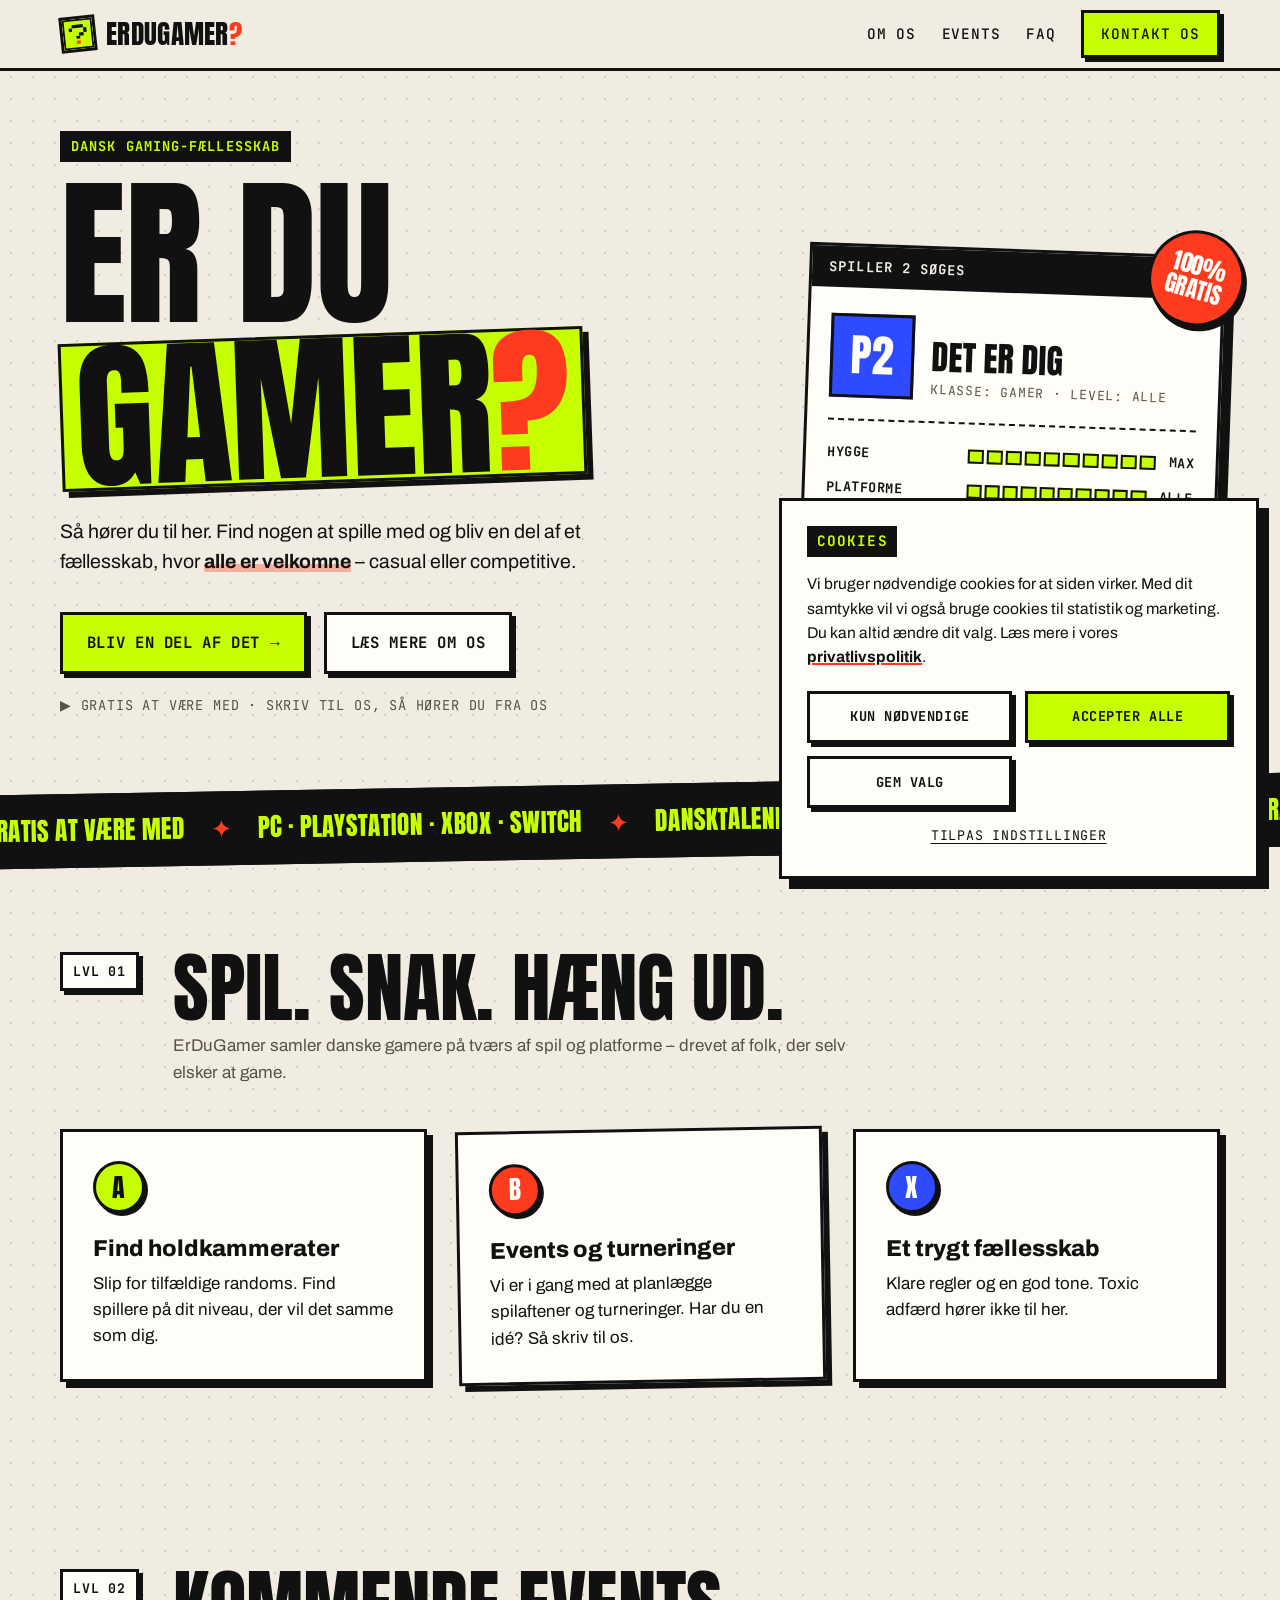
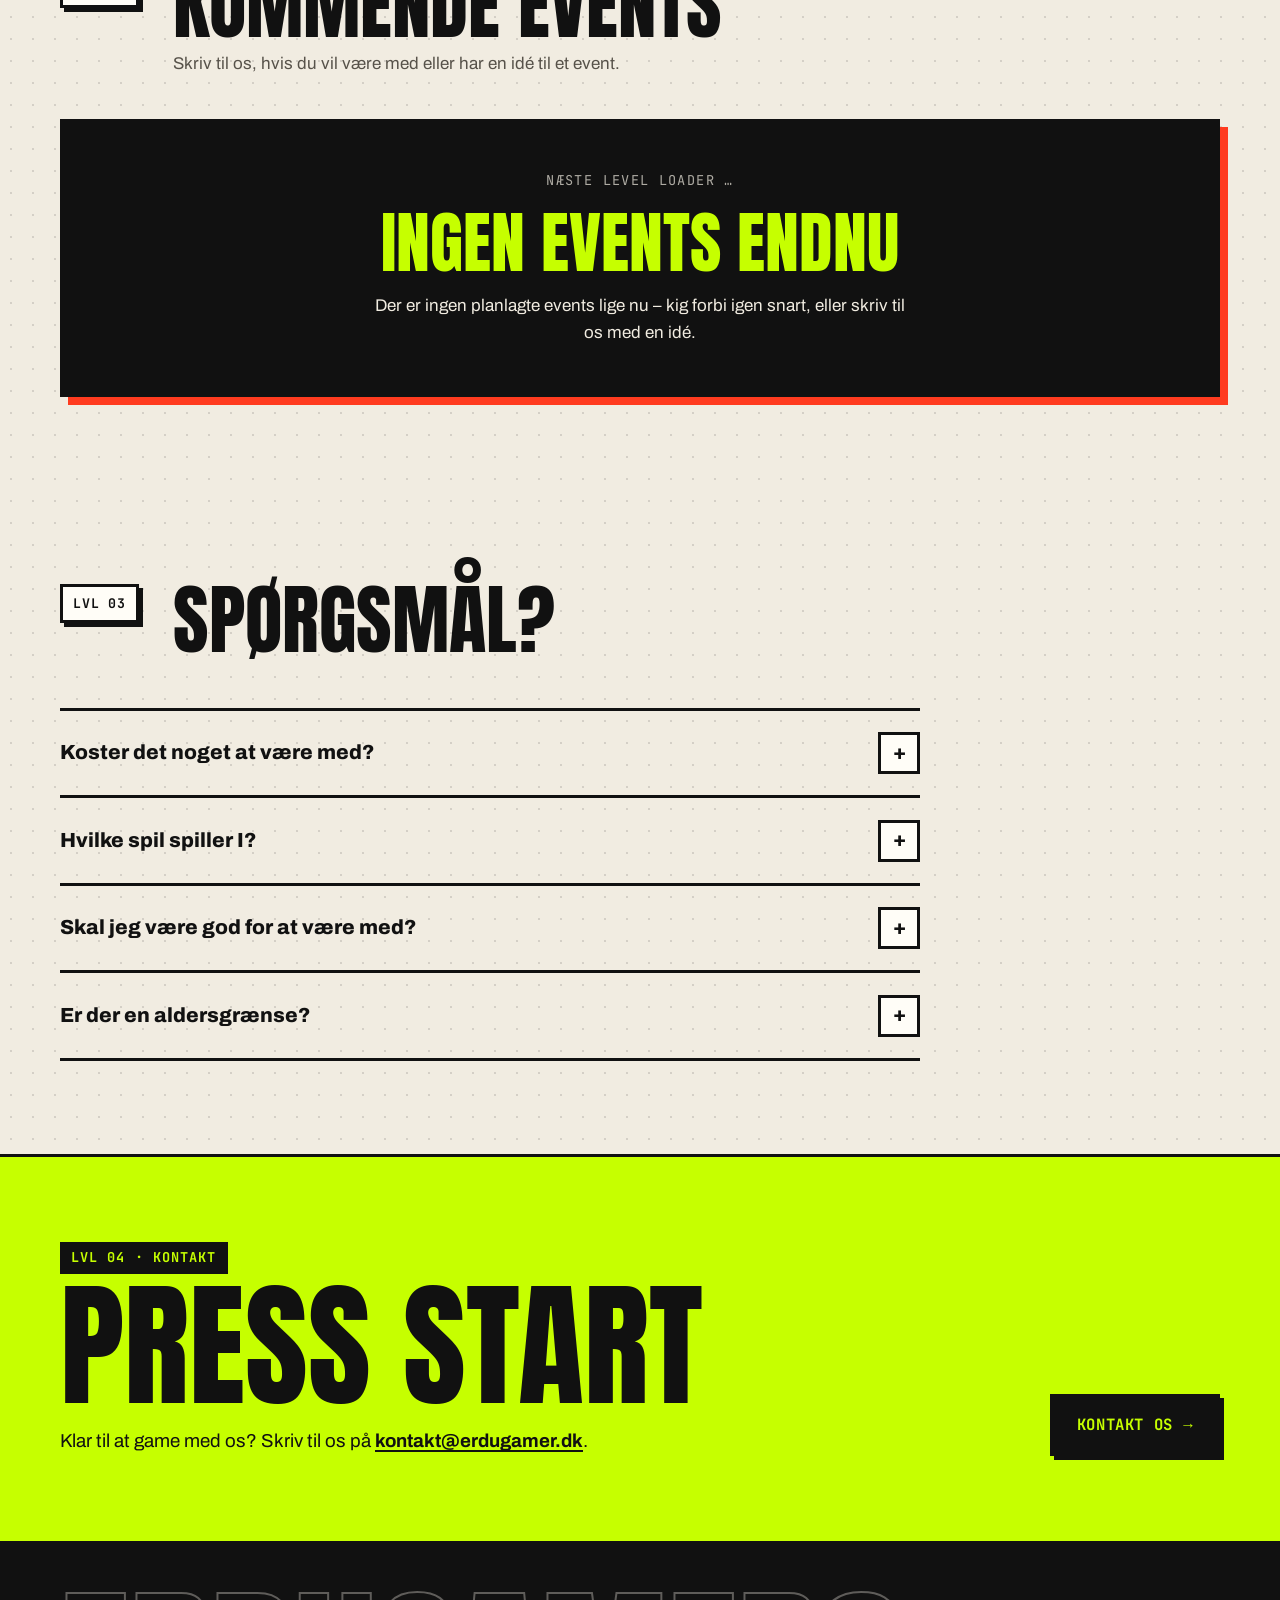
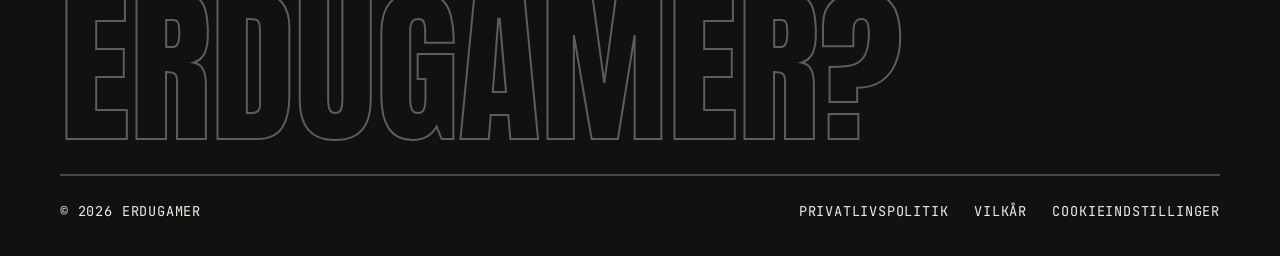
<file: index.html>
<!DOCTYPE html>
<html lang="da">
  <head>
    <meta charset="UTF-8" />
    <meta name="viewport" content="width=device-width, initial-scale=1.0, viewport-fit=cover" />
    <title>ErDuGamer – Dansk gaming-fællesskab | Find nogen at spille med</title>
    <meta name="description" content="ErDuGamer er et gratis dansk gaming-fællesskab. Find nogen at spille med og bliv en del af fællesskabet – uanset platform." />
    <link rel="canonical" href="https://erdugamer.dk/" />
    <meta name="robots" content="index, follow" />
    <meta name="theme-color" content="#f1ece1" />

    <meta property="og:type" content="website" />
    <meta property="og:locale" content="da_DK" />
    <meta property="og:site_name" content="ErDuGamer" />
    <meta property="og:title" content="ErDuGamer – Dansk gaming-fællesskab" />
    <meta property="og:description" content="Find nogen at spille med og bliv en del af et dansk gaming-fællesskab." />
    <meta property="og:url" content="https://erdugamer.dk/" />
    <meta name="twitter:card" content="summary" />

    <link rel="icon" href="/favicon.svg" type="image/svg+xml" />
    <link rel="preload" href="/fonts/anton-latin.woff2" as="font" type="font/woff2" crossorigin />
    <link rel="preload" href="/fonts/archivo-latin.woff2" as="font" type="font/woff2" crossorigin />
    <link rel="stylesheet" href="/styles.css" />

    <script type="application/ld+json">
      {
        "@context": "https://schema.org",
        "@type": "Organization",
        "name": "ErDuGamer",
        "url": "https://erdugamer.dk/",
        "logo": "https://erdugamer.dk/favicon.svg"
      }
    </script>
  </head>
  <body>
    <a class="skip-link" href="#indhold">Spring til indhold</a>

    <header class="topbar">
      <div class="container header-inner">
        <a class="brand" href="/" aria-label="ErDuGamer – forside">
          <img class="brand-mark" src="/favicon.svg" alt="" width="36" height="36" />
          <span>ErDuGamer<span class="q">?</span></span>
        </a>
        <button class="nav-toggle" type="button" aria-label="Åbn menu" aria-expanded="false" aria-controls="main-nav">
          <span></span><span></span><span></span>
        </button>
        <nav class="nav" id="main-nav" aria-label="Hovedmenu">
          <a href="#om">Om os</a>
          <a href="#events">Events</a>
          <a href="#faq">FAQ</a>
          <a class="button button-primary" href="mailto:kontakt@erdugamer.dk?subject=Jeg%20vil%20v%C3%A6re%20med%20i%20ErDuGamer">Kontakt os</a>
        </nav>
      </div>
    </header>

    <main id="indhold">
      <!-- Hero / CTA above the fold -->
      <section class="hero">
        <div class="container hero-inner">
          <div class="hero-copy">
            <span class="tag">Dansk gaming-fællesskab</span>
            <h1>
              <span class="line">Er du</span>
              <span class="line"><span class="mark">gamer<span class="q">?</span></span></span>
            </h1>
            <p class="hero-lead">
              Så hører du til her. Find nogen at spille med og bliv en del af et fællesskab,
              hvor <strong>alle er velkomne</strong> – casual eller competitive.
            </p>
            <div class="hero-actions" data-hero-cta>
              <a class="button button-primary" href="mailto:kontakt@erdugamer.dk?subject=Jeg%20vil%20v%C3%A6re%20med%20i%20ErDuGamer">
                Bliv en del af det <span class="arrow" aria-hidden="true">→</span>
              </a>
              <a class="button button-secondary" href="#om">Læs mere om os</a>
            </div>
            <p class="hero-note">▶ Gratis at være med · Skriv til os, så hører du fra os</p>
          </div>

          <aside class="player-card" aria-label="Hvorfor ErDuGamer">
            <span class="sticker" aria-hidden="true">100%<br />gratis</span>
            <div class="player-card-head">
              <span>Spiller 2 søges</span>
              <span class="blink" aria-hidden="true">▮</span>
            </div>
            <div class="player-card-body">
              <div class="player-id">
                <div class="player-avatar" aria-hidden="true">P2</div>
                <div>
                  <h2>Det er dig</h2>
                  <p>Klasse: Gamer · Level: Alle</p>
                </div>
              </div>
              <dl class="stats">
                <div class="stat">
                  <dt>Hygge</dt>
                  <dd><span class="bar" aria-hidden="true"><i class="on"></i><i class="on"></i><i class="on"></i><i class="on"></i><i class="on"></i><i class="on"></i><i class="on"></i><i class="on"></i><i class="on"></i><i class="on"></i></span>
                  <span>Max</span></dd>
                </div>
                <div class="stat">
                  <dt>Platforme</dt>
                  <dd><span class="bar" aria-hidden="true"><i class="on"></i><i class="on"></i><i class="on"></i><i class="on"></i><i class="on"></i><i class="on"></i><i class="on"></i><i class="on"></i><i class="on"></i><i class="on"></i></span>
                  <span>Alle</span></dd>
                </div>
                <div class="stat">
                  <dt>Pris</dt>
                  <dd><span class="bar" aria-hidden="true"><i></i><i></i><i></i><i></i><i></i><i></i><i></i><i></i><i></i><i></i></span>
                  <span>0 kr</span></dd>
                </div>
                <div class="stat">
                  <dt>Toxic</dt>
                  <dd><span class="bar" aria-hidden="true"><i></i><i></i><i></i><i></i><i></i><i></i><i></i><i></i><i></i><i></i></span>
                  <span>0%</span></dd>
                </div>
              </dl>
            </div>
          </aside>
        </div>
      </section>

      <div class="ticker">
        <div class="ticker-track">
          <ul>
            <li>Gratis at være med</li>
            <li>PC · PlayStation · Xbox · Switch</li>
            <li>Dansktalende</li>
            <li>Nul toxic</li>
            <li>Events på vej</li>
          </ul>
          <ul aria-hidden="true">
            <li>Gratis at være med</li>
            <li>PC · PlayStation · Xbox · Switch</li>
            <li>Dansktalende</li>
            <li>Nul toxic</li>
            <li>Events på vej</li>
          </ul>
        </div>
      </div>

      <section class="section" id="om" aria-labelledby="om-title">
        <div class="container">
          <div class="section-heading">
            <span class="level">Lvl 01</span>
            <h2 id="om-title">Spil. Snak. Hæng ud.</h2>
            <p>ErDuGamer samler danske gamere på tværs af spil og platforme – drevet af folk, der selv elsker at game.</p>
          </div>
          <div class="card-grid">
            <article class="card">
              <div class="pad pad-a" aria-hidden="true">A</div>
              <h3>Find holdkammerater</h3>
              <p>Slip for tilfældige randoms. Find spillere på dit niveau, der vil det samme som dig.</p>
            </article>
            <article class="card">
              <div class="pad pad-b" aria-hidden="true">B</div>
              <h3>Events og turneringer</h3>
              <p>Vi er i gang med at planlægge spilaftener og turneringer. Har du en idé? Så skriv til os.</p>
            </article>
            <article class="card">
              <div class="pad pad-x" aria-hidden="true">X</div>
              <h3>Et trygt fællesskab</h3>
              <p>Klare regler og en god tone. Toxic adfærd hører ikke til her.</p>
            </article>
          </div>
        </div>
      </section>

      <section class="section" id="events" aria-labelledby="events-title">
        <div class="container">
          <div class="section-heading">
            <span class="level">Lvl 02</span>
            <h2 id="events-title">Kommende events</h2>
            <p>Skriv til os, hvis du vil være med eller har en idé til et event.</p>
          </div>
          <!-- Udfyldes fra /events.json – viser skeleton-kort mens der hentes -->
          <div class="card-grid" data-events aria-live="polite" aria-busy="true">
            <noscript>
              <div class="state-message">
                <p class="state-title">Ingen signal</p>
                <p class="state-text">Slå JavaScript til for at se kommende events – eller skriv til os.</p>
              </div>
            </noscript>
          </div>
        </div>
      </section>

      <section class="section" id="faq" aria-labelledby="faq-title">
        <div class="container">
          <div class="section-heading">
            <span class="level">Lvl 03</span>
            <h2 id="faq-title">Spørgsmål?</h2>
          </div>
          <div class="faq-list">
            <details>
              <summary>Koster det noget at være med?</summary>
              <p>Nej. Det er helt gratis at være en del af ErDuGamer.</p>
            </details>
            <details>
              <summary>Hvilke spil spiller I?</summary>
              <p>Alt muligt – fra shooters og battle royale til hygge-spil og racing. Mangler dit spil? Så sig til.</p>
            </details>
            <details>
              <summary>Skal jeg være god for at være med?</summary>
              <p>Overhovedet ikke. Nye og erfarne spillere er lige velkomne.</p>
            </details>
            <details>
              <summary>Er der en aldersgrænse?</summary>
              <p>Alle er velkomne. Er du under 15 år, skal en forælder give lov, før du sender os dine oplysninger. Visse events kan have deres egne aldersgrænser, hvilket vil fremgå af eventet.</p>
            </details>
          </div>
        </div>
      </section>

      <section class="press-start" id="kontakt" aria-labelledby="kontakt-title">
        <div class="container press-start-inner">
          <div>
            <span class="tag">Lvl 04 · Kontakt</span>
            <h2 id="kontakt-title">Press start</h2>
            <p>Klar til at game med os? Skriv til os på <a href="mailto:kontakt@erdugamer.dk">kontakt@erdugamer.dk</a>.</p>
          </div>
          <a class="button button-dark" href="mailto:kontakt@erdugamer.dk?subject=Jeg%20vil%20v%C3%A6re%20med%20i%20ErDuGamer">
            Kontakt os <span class="arrow" aria-hidden="true">→</span>
          </a>
        </div>
      </section>
    </main>

    <footer class="footer">
      <div class="container">
        <p class="footer-word" aria-hidden="true">ErDuGamer?</p>
        <div class="footer-inner">
          <span>© <span data-year>2026</span> ErDuGamer</span>
          <div class="footer-links">
            <a href="/privatlivspolitik">Privatlivspolitik</a>
            <a href="/vilkaar">Vilkår</a>
            <button type="button" data-cookie-settings>Cookieindstillinger</button>
          </div>
        </div>
      </div>
    </footer>

    <div class="mobile-cta is-hidden">
      <a class="button button-primary button-block" href="mailto:kontakt@erdugamer.dk?subject=Jeg%20vil%20v%C3%A6re%20med%20i%20ErDuGamer">
        Vil du være med? Skriv til os
      </a>
    </div>

    <script src="/script.js" defer></script>
  </body>
</html>
</file>
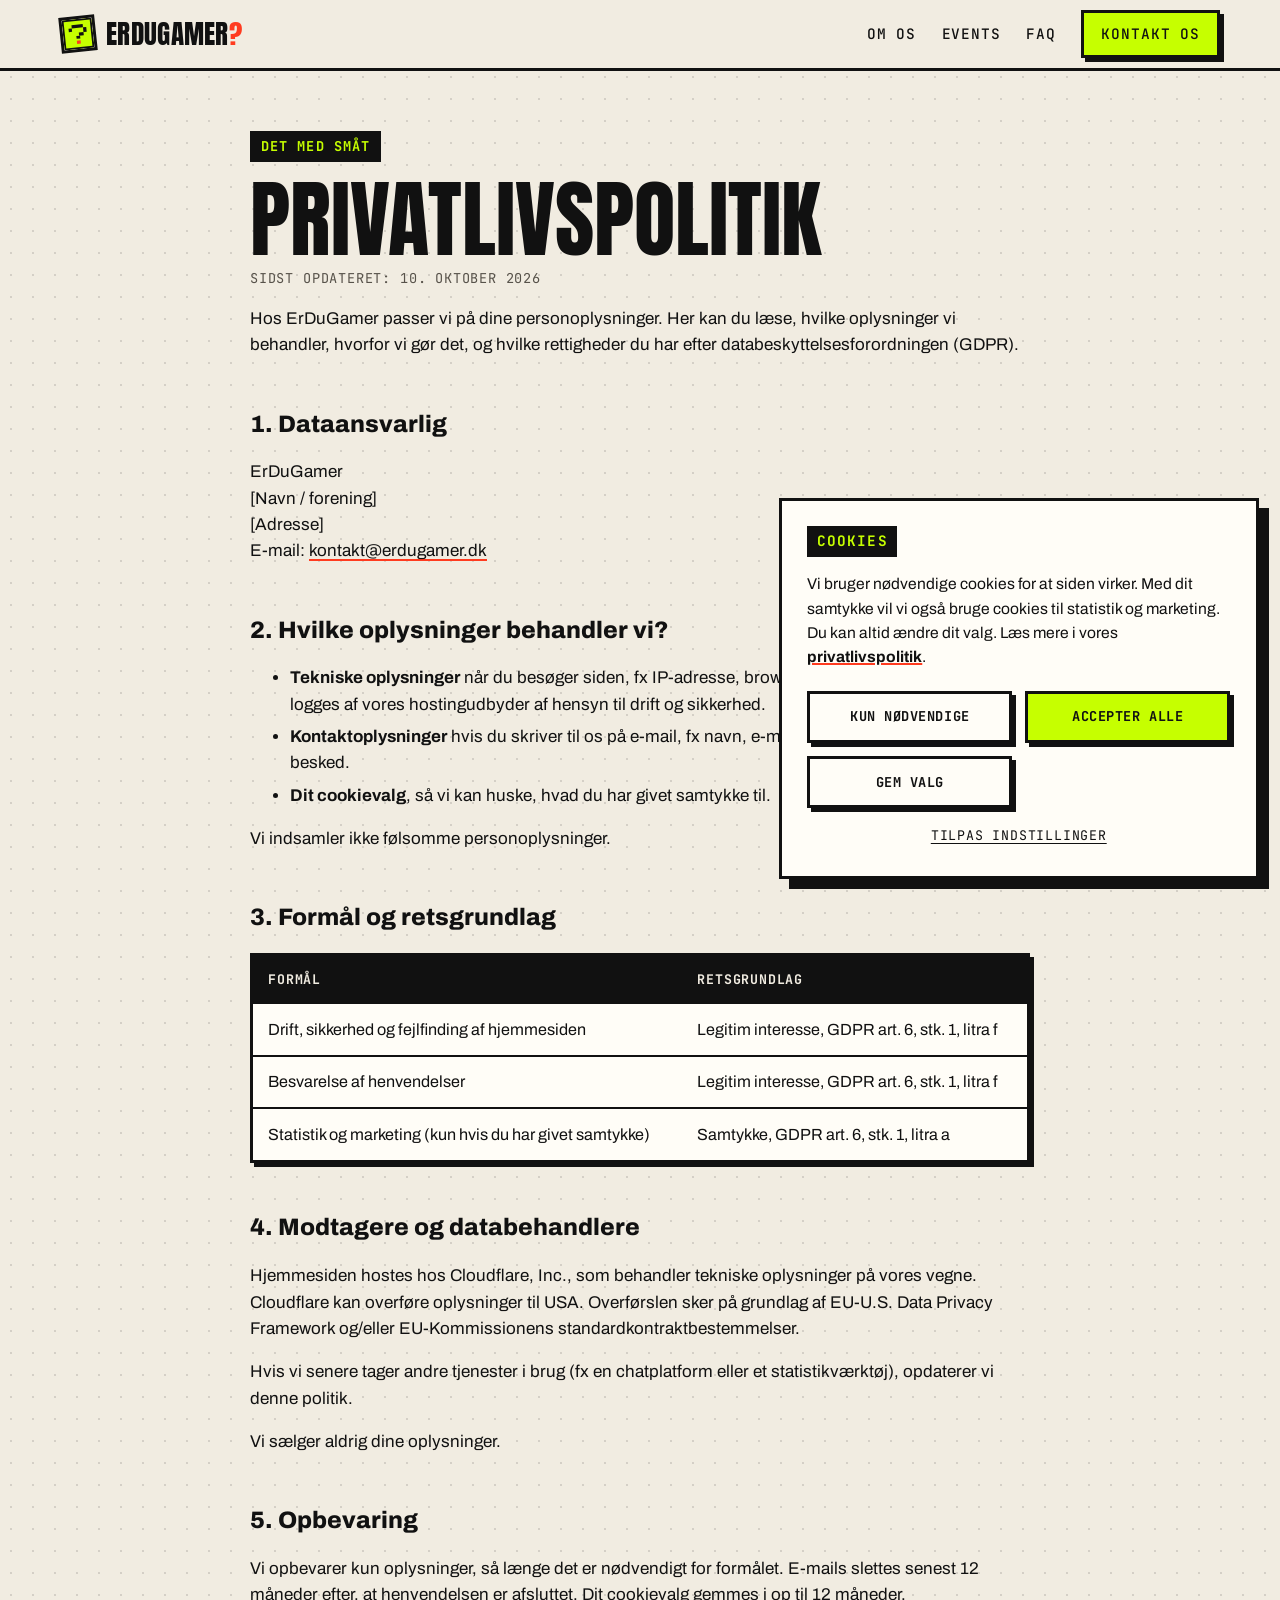
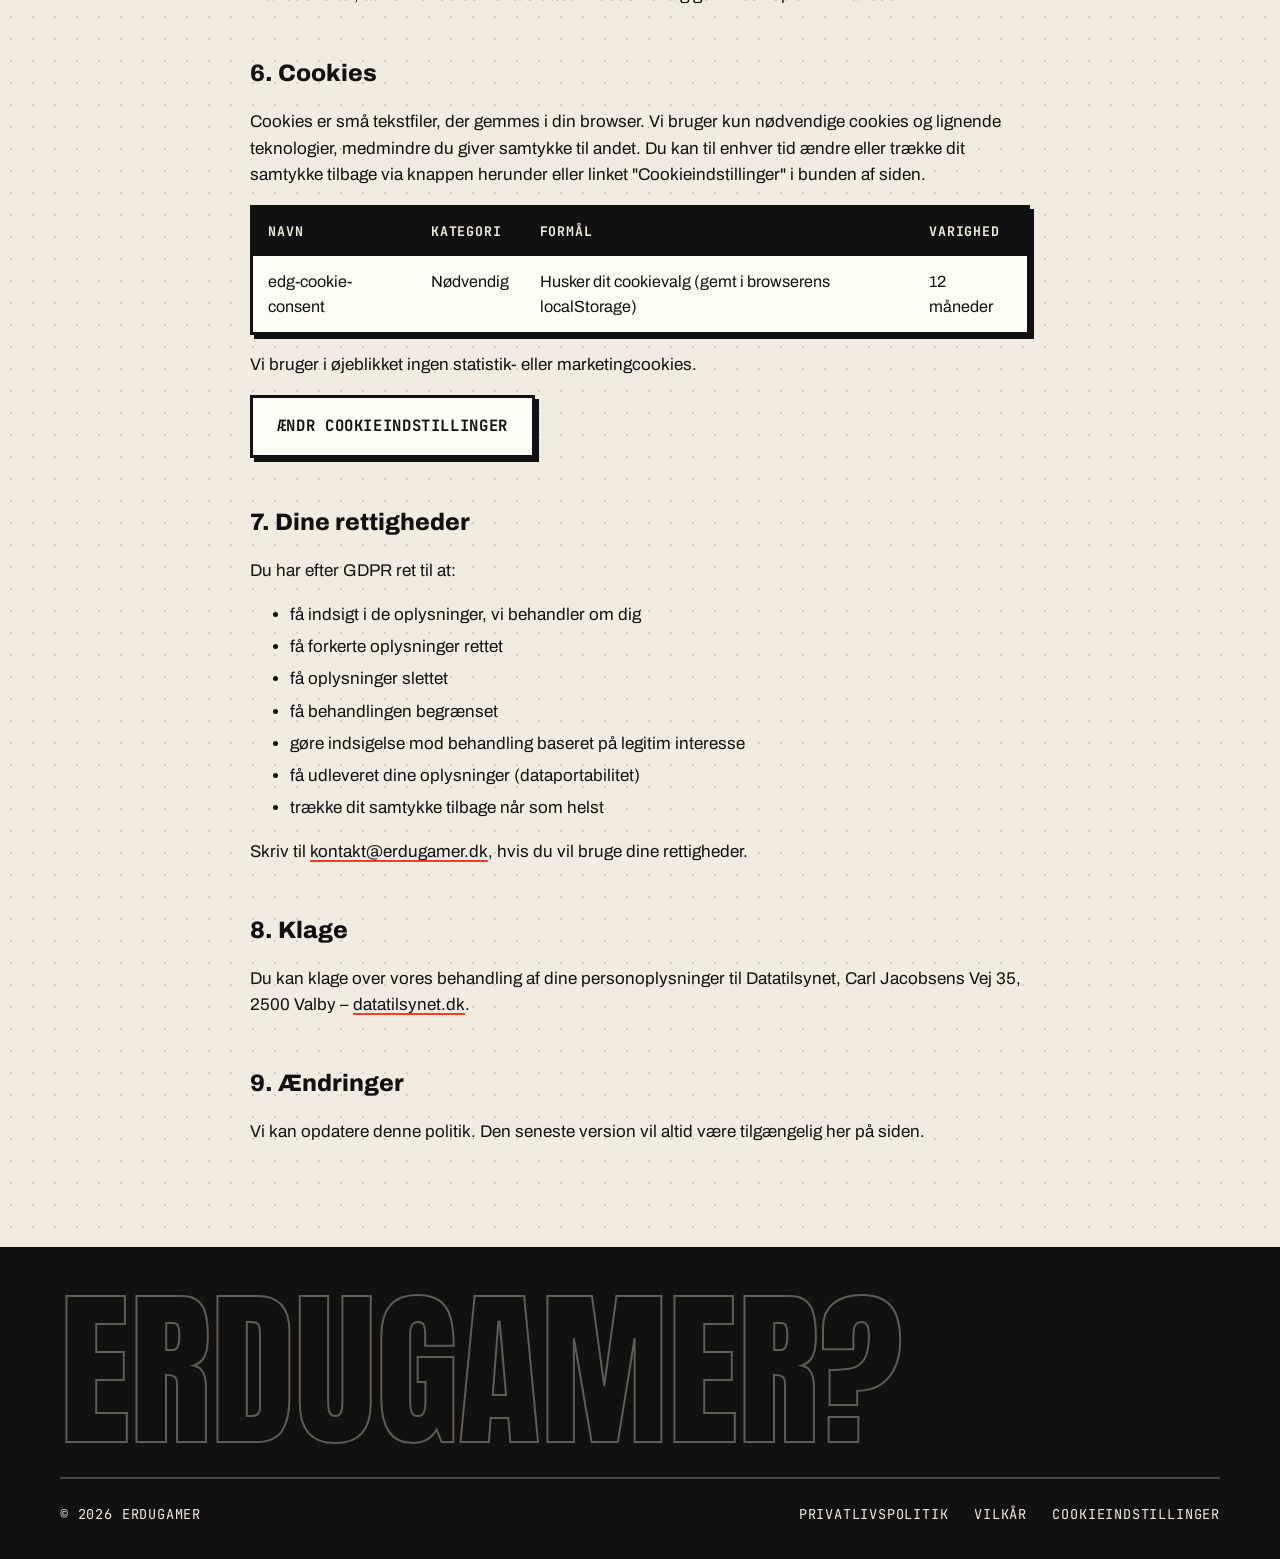
<file: privatlivspolitik.html>
<!DOCTYPE html>
<html lang="da">
  <head>
    <meta charset="UTF-8" />
    <meta name="viewport" content="width=device-width, initial-scale=1.0, viewport-fit=cover" />
    <title>Privatlivspolitik og cookies | ErDuGamer</title>
    <meta name="description" content="Læs hvordan ErDuGamer behandler dine personoplysninger og bruger cookies, og hvilke rettigheder du har efter GDPR." />
    <link rel="canonical" href="https://erdugamer.dk/privatlivspolitik" />
    <meta name="robots" content="index, follow" />
    <meta name="theme-color" content="#f1ece1" />
    <meta property="og:type" content="website" />
    <meta property="og:locale" content="da_DK" />
    <meta property="og:site_name" content="ErDuGamer" />
    <meta property="og:title" content="Privatlivspolitik og cookies | ErDuGamer" />
    <meta property="og:url" content="https://erdugamer.dk/privatlivspolitik" />
    <link rel="icon" href="/favicon.svg" type="image/svg+xml" />
    <link rel="preload" href="/fonts/anton-latin.woff2" as="font" type="font/woff2" crossorigin />
    <link rel="stylesheet" href="/styles.css" />
  </head>
  <body>
    <a class="skip-link" href="#indhold">Spring til indhold</a>

    <header class="topbar">
      <div class="container header-inner">
        <a class="brand" href="/" aria-label="ErDuGamer – forside">
          <img class="brand-mark" src="/favicon.svg" alt="" width="36" height="36" />
          <span>ErDuGamer<span class="q">?</span></span>
        </a>
        <button class="nav-toggle" type="button" aria-label="Åbn menu" aria-expanded="false" aria-controls="main-nav">
          <span></span><span></span><span></span>
        </button>
        <nav class="nav" id="main-nav" aria-label="Hovedmenu">
          <a href="/#om">Om os</a>
          <a href="/#events">Events</a>
          <a href="/#faq">FAQ</a>
          <a class="button button-primary" href="mailto:kontakt@erdugamer.dk?subject=Jeg%20vil%20v%C3%A6re%20med%20i%20ErDuGamer">Kontakt os</a>
        </nav>
      </div>
    </header>

    <main id="indhold">
      <article class="container prose">
        <span class="tag">Det med småt</span>
        <h1>Privatlivspolitik</h1>
        <p class="updated">Sidst opdateret: 10. oktober 2026</p>

        <p>
          Hos ErDuGamer passer vi på dine personoplysninger. Her kan du læse, hvilke oplysninger vi
          behandler, hvorfor vi gør det, og hvilke rettigheder du har efter databeskyttelsesforordningen (GDPR).
        </p>

        <h2>1. Dataansvarlig</h2>
        <!-- TODO: Udfyld med navn/forening, adresse og evt. CVR-nr. -->
        <p>
          ErDuGamer<br />
          [Navn / forening]<br />
          [Adresse]<br />
          E-mail: <a href="mailto:kontakt@erdugamer.dk">kontakt@erdugamer.dk</a>
        </p>

        <h2>2. Hvilke oplysninger behandler vi?</h2>
        <ul>
          <li><strong>Tekniske oplysninger</strong> når du besøger siden, fx IP-adresse, browsertype og tidspunkt. Disse logges af vores hostingudbyder af hensyn til drift og sikkerhed.</li>
          <li><strong>Kontaktoplysninger</strong> hvis du skriver til os på e-mail, fx navn, e-mailadresse og indholdet af din besked.</li>
          <li><strong>Dit cookievalg</strong>, så vi kan huske, hvad du har givet samtykke til.</li>
        </ul>
        <p>Vi indsamler ikke følsomme personoplysninger.</p>

        <h2>3. Formål og retsgrundlag</h2>
        <div class="table-wrap">
          <table>
            <thead>
              <tr><th>Formål</th><th>Retsgrundlag</th></tr>
            </thead>
            <tbody>
              <tr><td>Drift, sikkerhed og fejlfinding af hjemmesiden</td><td>Legitim interesse, GDPR art. 6, stk. 1, litra f</td></tr>
              <tr><td>Besvarelse af henvendelser</td><td>Legitim interesse, GDPR art. 6, stk. 1, litra f</td></tr>
              <tr><td>Statistik og marketing (kun hvis du har givet samtykke)</td><td>Samtykke, GDPR art. 6, stk. 1, litra a</td></tr>
            </tbody>
          </table>
        </div>

        <h2>4. Modtagere og databehandlere</h2>
        <p>
          Hjemmesiden hostes hos Cloudflare, Inc., som behandler tekniske oplysninger på vores vegne.
          Cloudflare kan overføre oplysninger til USA. Overførslen sker på grundlag af EU-U.S. Data Privacy
          Framework og/eller EU-Kommissionens standardkontraktbestemmelser.
        </p>
        <p>
          Hvis vi senere tager andre tjenester i brug (fx en chatplatform eller et statistikværktøj), opdaterer vi denne politik.
        </p>
        <p>Vi sælger aldrig dine oplysninger.</p>

        <h2>5. Opbevaring</h2>
        <p>
          Vi opbevarer kun oplysninger, så længe det er nødvendigt for formålet. E-mails slettes senest
          12 måneder efter, at henvendelsen er afsluttet. Dit cookievalg gemmes i op til 12 måneder.
        </p>

        <h2 id="cookies">6. Cookies</h2>
        <p>
          Cookies er små tekstfiler, der gemmes i din browser. Vi bruger kun nødvendige cookies og
          lignende teknologier, medmindre du giver samtykke til andet. Du kan til enhver tid ændre eller
          trække dit samtykke tilbage via knappen herunder eller linket "Cookieindstillinger" i bunden af siden.
        </p>
        <div class="table-wrap">
          <table>
            <thead>
              <tr><th>Navn</th><th>Kategori</th><th>Formål</th><th>Varighed</th></tr>
            </thead>
            <tbody>
              <tr>
                <td>edg-cookie-consent</td>
                <td>Nødvendig</td>
                <td>Husker dit cookievalg (gemt i browserens localStorage)</td>
                <td>12 måneder</td>
              </tr>
              <!-- TODO: Tilføj rækker her, hvis I tager statistik- eller marketingværktøjer i brug -->
            </tbody>
          </table>
        </div>
        <p>Vi bruger i øjeblikket ingen statistik- eller marketingcookies.</p>
        <p><button type="button" class="button button-secondary" data-cookie-settings>Ændr cookieindstillinger</button></p>

        <h2>7. Dine rettigheder</h2>
        <p>Du har efter GDPR ret til at:</p>
        <ul>
          <li>få indsigt i de oplysninger, vi behandler om dig</li>
          <li>få forkerte oplysninger rettet</li>
          <li>få oplysninger slettet</li>
          <li>få behandlingen begrænset</li>
          <li>gøre indsigelse mod behandling baseret på legitim interesse</li>
          <li>få udleveret dine oplysninger (dataportabilitet)</li>
          <li>trække dit samtykke tilbage når som helst</li>
        </ul>
        <p>Skriv til <a href="mailto:kontakt@erdugamer.dk">kontakt@erdugamer.dk</a>, hvis du vil bruge dine rettigheder.</p>

        <h2>8. Klage</h2>
        <p>
          Du kan klage over vores behandling af dine personoplysninger til Datatilsynet,
          Carl Jacobsens Vej 35, 2500 Valby – <a href="https://www.datatilsynet.dk" rel="noopener">datatilsynet.dk</a>.
        </p>

        <h2>9. Ændringer</h2>
        <p>Vi kan opdatere denne politik. Den seneste version vil altid være tilgængelig her på siden.</p>
      </article>
    </main>

    <footer class="footer">
      <div class="container">
        <p class="footer-word" aria-hidden="true">ErDuGamer?</p>
        <div class="footer-inner">
        <span>© <span data-year>2026</span> ErDuGamer</span>
        <div class="footer-links">
          <a href="/privatlivspolitik" aria-current="page">Privatlivspolitik</a>
          <a href="/vilkaar">Vilkår</a>
          <button type="button" data-cookie-settings>Cookieindstillinger</button>
        </div>
      </div>
      </div>
    </footer>

    <div class="mobile-cta is-hidden">
      <a class="button button-primary button-block" href="mailto:kontakt@erdugamer.dk?subject=Jeg%20vil%20v%C3%A6re%20med%20i%20ErDuGamer">
        Vil du være med? Skriv til os
      </a>
    </div>

    <script src="/script.js" defer></script>
  </body>
</html>
</file>
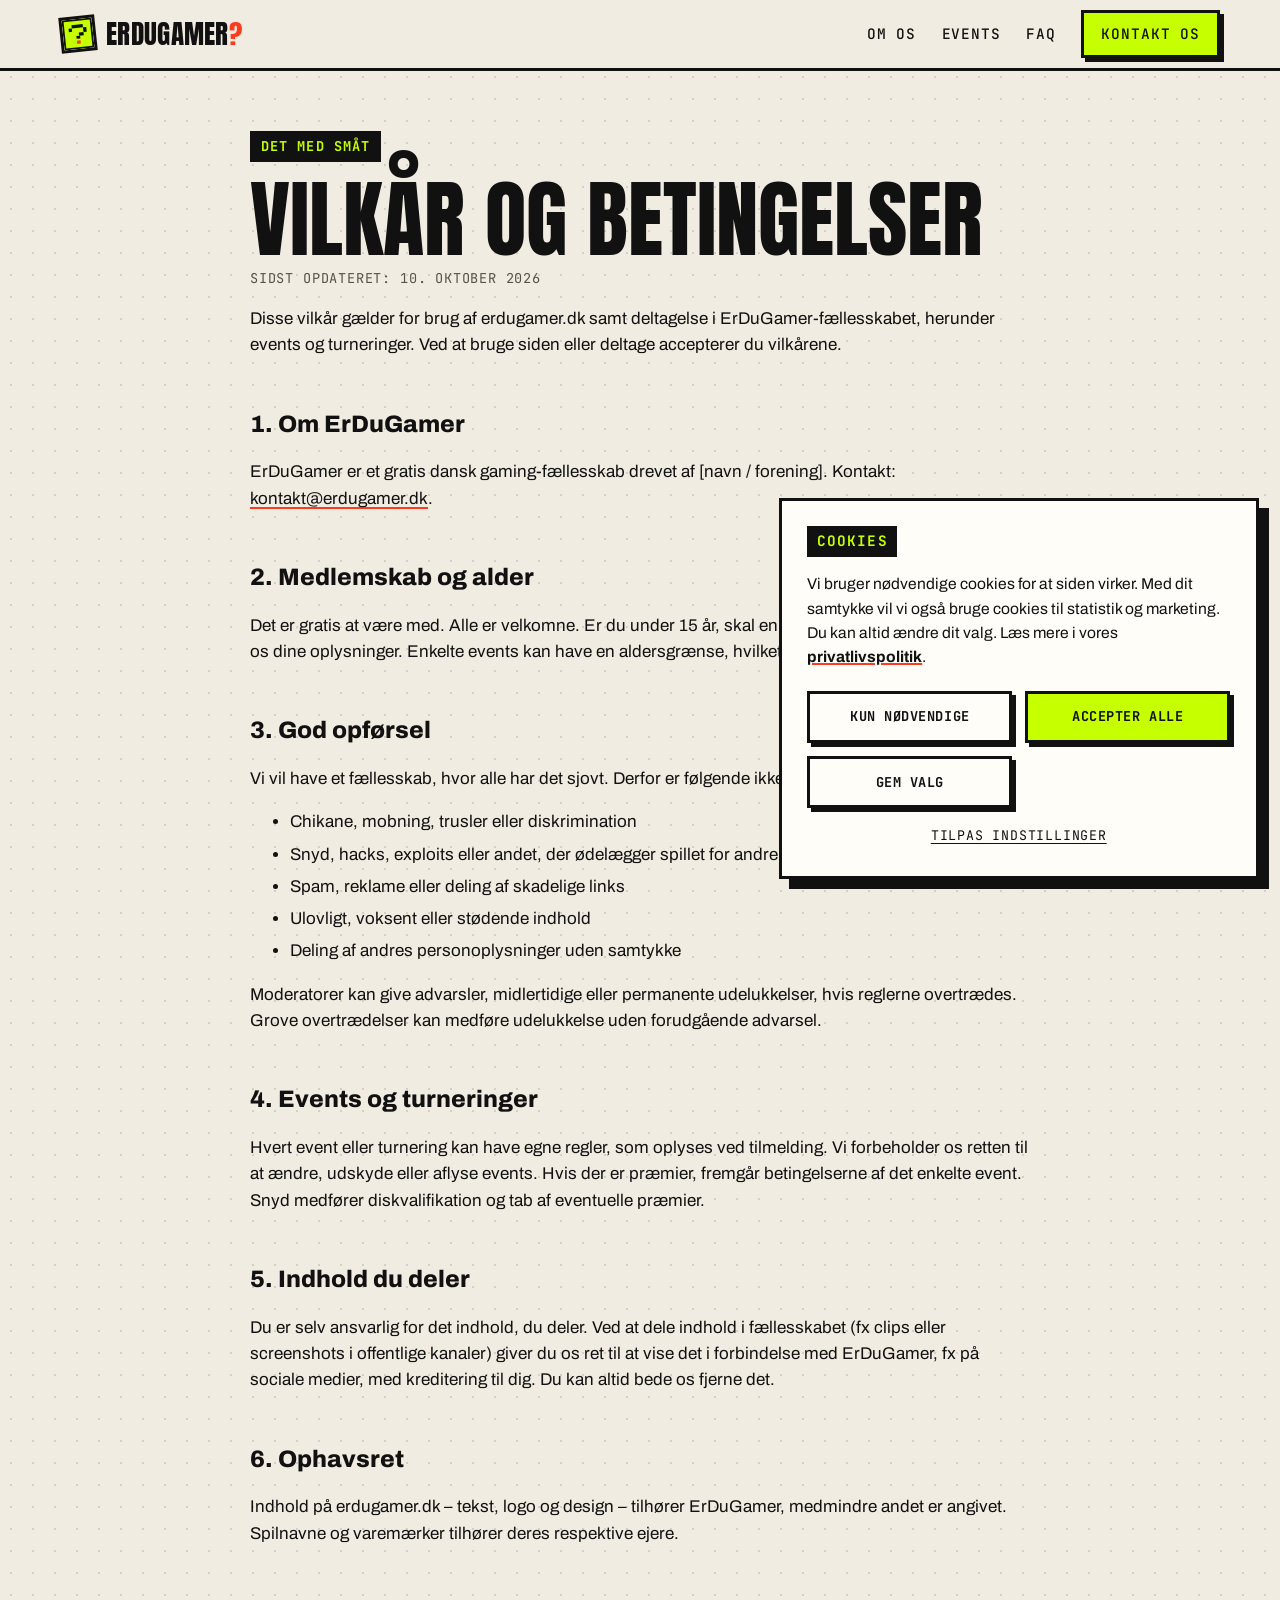
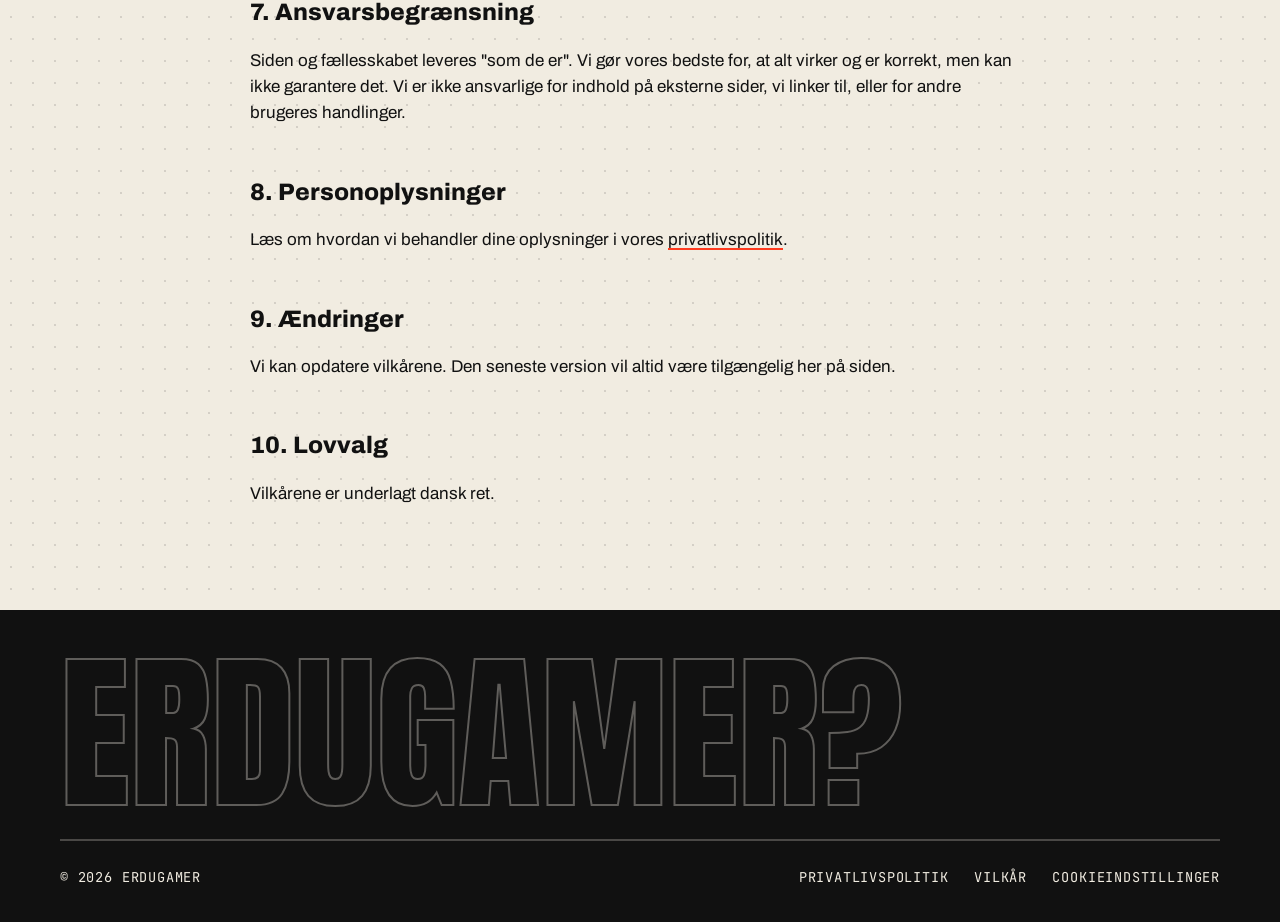
<file: vilkaar.html>
<!DOCTYPE html>
<html lang="da">
  <head>
    <meta charset="UTF-8" />
    <meta name="viewport" content="width=device-width, initial-scale=1.0, viewport-fit=cover" />
    <title>Vilkår og betingelser | ErDuGamer</title>
    <meta name="description" content="Vilkår for brug af erdugamer.dk og deltagelse i ErDuGamer-fællesskabet, events og turneringer." />
    <link rel="canonical" href="https://erdugamer.dk/vilkaar" />
    <meta name="robots" content="index, follow" />
    <meta name="theme-color" content="#f1ece1" />
    <meta property="og:type" content="website" />
    <meta property="og:locale" content="da_DK" />
    <meta property="og:site_name" content="ErDuGamer" />
    <meta property="og:title" content="Vilkår og betingelser | ErDuGamer" />
    <meta property="og:url" content="https://erdugamer.dk/vilkaar" />
    <link rel="icon" href="/favicon.svg" type="image/svg+xml" />
    <link rel="preload" href="/fonts/anton-latin.woff2" as="font" type="font/woff2" crossorigin />
    <link rel="stylesheet" href="/styles.css" />
  </head>
  <body>
    <a class="skip-link" href="#indhold">Spring til indhold</a>

    <header class="topbar">
      <div class="container header-inner">
        <a class="brand" href="/" aria-label="ErDuGamer – forside">
          <img class="brand-mark" src="/favicon.svg" alt="" width="36" height="36" />
          <span>ErDuGamer<span class="q">?</span></span>
        </a>
        <button class="nav-toggle" type="button" aria-label="Åbn menu" aria-expanded="false" aria-controls="main-nav">
          <span></span><span></span><span></span>
        </button>
        <nav class="nav" id="main-nav" aria-label="Hovedmenu">
          <a href="/#om">Om os</a>
          <a href="/#events">Events</a>
          <a href="/#faq">FAQ</a>
          <a class="button button-primary" href="mailto:kontakt@erdugamer.dk?subject=Jeg%20vil%20v%C3%A6re%20med%20i%20ErDuGamer">Kontakt os</a>
        </nav>
      </div>
    </header>

    <main id="indhold">
      <article class="container prose">
        <span class="tag">Det med småt</span>
        <h1>Vilkår og betingelser</h1>
        <p class="updated">Sidst opdateret: 10. oktober 2026</p>

        <p>
          Disse vilkår gælder for brug af erdugamer.dk samt deltagelse i ErDuGamer-fællesskabet,
          herunder events og turneringer. Ved at bruge siden eller deltage
          accepterer du vilkårene.
        </p>

        <h2>1. Om ErDuGamer</h2>
        <!-- TODO: Udfyld med navn/forening og evt. CVR-nr. -->
        <p>
          ErDuGamer er et gratis dansk gaming-fællesskab drevet af [navn / forening].
          Kontakt: <a href="mailto:kontakt@erdugamer.dk">kontakt@erdugamer.dk</a>.
        </p>

        <h2>2. Medlemskab og alder</h2>
        <p>
          Det er gratis at være med. Alle er velkomne. Er du under 15 år, skal en forælder give lov, før du sender os dine oplysninger.
          Enkelte events kan have en aldersgrænse, hvilket fremgår af eventet.
        </p>

        <h2>3. God opførsel</h2>
        <p>Vi vil have et fællesskab, hvor alle har det sjovt. Derfor er følgende ikke tilladt:</p>
        <ul>
          <li>Chikane, mobning, trusler eller diskrimination</li>
          <li>Snyd, hacks, exploits eller andet, der ødelægger spillet for andre</li>
          <li>Spam, reklame eller deling af skadelige links</li>
          <li>Ulovligt, voksent eller stødende indhold</li>
          <li>Deling af andres personoplysninger uden samtykke</li>
        </ul>
        <p>
          Moderatorer kan give advarsler, midlertidige eller permanente udelukkelser, hvis reglerne
          overtrædes. Grove overtrædelser kan medføre udelukkelse uden forudgående advarsel.
        </p>

        <h2>4. Events og turneringer</h2>
        <p>
          Hvert event eller turnering kan have egne regler, som oplyses ved tilmelding. Vi forbeholder
          os retten til at ændre, udskyde eller aflyse events. Hvis der er præmier, fremgår betingelserne
          af det enkelte event. Snyd medfører diskvalifikation og tab af eventuelle præmier.
        </p>

        <h2>5. Indhold du deler</h2>
        <p>
          Du er selv ansvarlig for det indhold, du deler. Ved at dele indhold i fællesskabet (fx clips
          eller screenshots i offentlige kanaler) giver du os ret til at vise det i forbindelse med
          ErDuGamer, fx på sociale medier, med kreditering til dig. Du kan altid bede os fjerne det.
        </p>

        <h2>6. Ophavsret</h2>
        <p>
          Indhold på erdugamer.dk – tekst, logo og design – tilhører ErDuGamer, medmindre andet er
          angivet. Spilnavne og varemærker tilhører deres respektive ejere.
        </p>

        <h2>7. Ansvarsbegrænsning</h2>
        <p>
          Siden og fællesskabet leveres "som de er". Vi gør vores bedste for, at alt virker og er korrekt,
          men kan ikke garantere det. Vi er ikke ansvarlige for indhold på eksterne sider, vi linker til,
          eller for andre brugeres handlinger.
        </p>

        <h2>8. Personoplysninger</h2>
        <p>Læs om hvordan vi behandler dine oplysninger i vores <a href="/privatlivspolitik">privatlivspolitik</a>.</p>

        <h2>9. Ændringer</h2>
        <p>Vi kan opdatere vilkårene. Den seneste version vil altid være tilgængelig her på siden.</p>

        <h2>10. Lovvalg</h2>
        <p>Vilkårene er underlagt dansk ret.</p>
      </article>
    </main>

    <footer class="footer">
      <div class="container">
        <p class="footer-word" aria-hidden="true">ErDuGamer?</p>
        <div class="footer-inner">
        <span>© <span data-year>2026</span> ErDuGamer</span>
        <div class="footer-links">
          <a href="/privatlivspolitik">Privatlivspolitik</a>
          <a href="/vilkaar" aria-current="page">Vilkår</a>
          <button type="button" data-cookie-settings>Cookieindstillinger</button>
        </div>
      </div>
      </div>
    </footer>

    <div class="mobile-cta is-hidden">
      <a class="button button-primary button-block" href="mailto:kontakt@erdugamer.dk?subject=Jeg%20vil%20v%C3%A6re%20med%20i%20ErDuGamer">
        Vil du være med? Skriv til os
      </a>
    </div>

    <script src="/script.js" defer></script>
  </body>
</html>
</file>
<file: styles.css>
/* =========================================================
   ErDuGamer – "LAN-flyer" stil
   Papir, blæk og neon: tykke streger, hårde skygger,
   plakat-typografi og små game-UI detaljer.
   ========================================================= */

@font-face {
  font-family: "Anton";
  src: url("/fonts/anton-latin.woff2") format("woff2");
  font-weight: 400;
  font-display: swap;
}

@font-face {
  font-family: "Archivo";
  src: url("/fonts/archivo-latin.woff2") format("woff2");
  font-weight: 100 900;
  font-display: swap;
}

@font-face {
  font-family: "JetBrains Mono";
  src: url("/fonts/jetbrains-mono-latin.woff2") format("woff2");
  font-weight: 100 800;
  font-display: swap;
}

:root {
  color-scheme: light;

  --paper: #f1ece1;
  --paper-2: #e7e0d0;
  --white: #fffdf7;
  --ink: #111111;
  --muted: #57524a;
  --lime: #c6ff00;
  --red: #ff3b1f;
  --blue: #2f4bff;

  --line: 3px solid var(--ink);
  --shadow: 6px 6px 0 var(--ink);
  --shadow-sm: 4px 4px 0 var(--ink);

  --font-display: "Anton", "Impact", "Arial Narrow", sans-serif;
  --font-body: "Archivo", system-ui, -apple-system, "Segoe UI", sans-serif;
  --font-mono: "JetBrains Mono", ui-monospace, "Cascadia Mono", Consolas, monospace;

  --header-h: 68px;
  --mobile-cta-h: 80px;

  font-family: var(--font-body);
  font-size: 17px;
  line-height: 1.55;
  color: var(--ink);
  background: var(--paper);
}

* {
  box-sizing: border-box;
}

html {
  scroll-behavior: smooth;
  scroll-padding-top: calc(var(--header-h) + 1rem);
}

html,
body {
  margin: 0;
  min-height: 100%;
}

body {
  display: flex;
  flex-direction: column;
  min-height: 100vh;
  background-color: var(--paper);
  /* Prikket "millimeterpapir" */
  background-image: radial-gradient(rgba(17, 17, 17, 0.13) 1px, transparent 1.2px);
  background-size: 22px 22px;
}

main {
  flex: 1;
}

img {
  max-width: 100%;
  display: block;
}

a {
  color: inherit;
}

button,
input {
  font: inherit;
  color: inherit;
}

::selection {
  background: var(--lime);
  color: var(--ink);
}

:focus-visible {
  outline: 3px solid var(--blue);
  outline-offset: 3px;
}

.sr-only {
  position: absolute;
  width: 1px;
  height: 1px;
  padding: 0;
  margin: -1px;
  overflow: hidden;
  clip: rect(0, 0, 0, 0);
  white-space: nowrap;
  border: 0;
}

.skip-link {
  position: absolute;
  left: 1rem;
  top: -100px;
  z-index: 100;
  padding: 0.6rem 1rem;
  background: var(--lime);
  border: var(--line);
  font-family: var(--font-mono);
  font-weight: 700;
}

.skip-link:focus {
  top: 1rem;
}

.container {
  width: min(1160px, calc(100% - 2.5rem));
  margin: 0 auto;
}

.mono {
  font-family: var(--font-mono);
  font-weight: 500;
  text-transform: uppercase;
  letter-spacing: 0.06em;
}

/* ---------- Header ---------- */

.topbar {
  position: sticky;
  top: 0;
  z-index: 20;
  background: var(--paper);
  border-bottom: var(--line);
}

.header-inner {
  display: flex;
  align-items: center;
  justify-content: space-between;
  gap: 1rem;
  min-height: var(--header-h);
}

.brand {
  display: inline-flex;
  align-items: center;
  gap: 0.6rem;
  text-decoration: none;
  font-family: var(--font-display);
  font-size: 1.6rem;
  letter-spacing: 0.01em;
  text-transform: uppercase;
  line-height: 1;
}

.brand-mark {
  width: 36px;
  height: 36px;
  border: var(--line);
  transform: rotate(-6deg);
  transition: transform 0.2s ease;
}

.brand:hover .brand-mark {
  transform: rotate(6deg) scale(1.05);
}

.brand .q {
  color: var(--red);
}

.nav {
  display: flex;
  align-items: center;
  gap: 1.5rem;
}

.nav a {
  font-family: var(--font-mono);
  font-weight: 500;
  font-size: 0.85rem;
  text-transform: uppercase;
  letter-spacing: 0.06em;
  text-decoration: none;
}

.nav a:not(.button):hover,
.nav a[aria-current="page"] {
  text-decoration: underline;
  text-decoration-thickness: 3px;
  text-decoration-color: var(--red);
  text-underline-offset: 6px;
}

.nav .button {
  padding: 0.55rem 1rem;
}

.nav-toggle {
  display: none;
  width: 46px;
  height: 46px;
  padding: 0;
  border: var(--line);
  background: var(--white);
  box-shadow: var(--shadow-sm);
  cursor: pointer;
}

.nav-toggle span {
  display: block;
  width: 20px;
  height: 3px;
  margin: 4px auto;
  background: var(--ink);
  transition: transform 0.2s ease, opacity 0.2s ease;
}

.nav-toggle[aria-expanded="true"] span:nth-child(1) { transform: translateY(7px) rotate(45deg); }
.nav-toggle[aria-expanded="true"] span:nth-child(2) { opacity: 0; }
.nav-toggle[aria-expanded="true"] span:nth-child(3) { transform: translateY(-7px) rotate(-45deg); }

/* ---------- Buttons ---------- */

.button {
  position: relative;
  display: inline-flex;
  align-items: center;
  justify-content: center;
  gap: 0.6rem;
  padding: 0.95rem 1.4rem;
  border: var(--line);
  background: var(--white);
  color: var(--ink);
  box-shadow: var(--shadow-sm);
  font-family: var(--font-mono);
  font-weight: 700;
  font-size: 0.92rem;
  text-transform: uppercase;
  letter-spacing: 0.04em;
  text-decoration: none;
  cursor: pointer;
  transition: transform 0.12s ease, box-shadow 0.12s ease, background 0.12s ease;
}

.button:hover {
  transform: translate(-2px, -2px);
  box-shadow: 6px 6px 0 var(--ink);
}

.button:active {
  transform: translate(4px, 4px);
  box-shadow: 0 0 0 var(--ink);
}

.button-primary {
  background: var(--lime);
}

.button-dark {
  background: var(--ink);
  color: var(--lime);
}

.button-secondary {
  background: var(--white);
}

.button .arrow {
  transition: transform 0.15s ease;
}

.button:hover .arrow {
  transform: translateX(4px);
}

.button-block {
  width: 100%;
}

.button.is-loading {
  pointer-events: none;
  color: transparent;
}

.button.is-loading::after {
  content: "";
  position: absolute;
  width: 1.1rem;
  height: 1.1rem;
  border: 3px solid var(--ink);
  border-right-color: transparent;
  animation: spin 0.6s steps(8) infinite;
}

/* ---------- Hero ---------- */

.hero {
  padding: 3.5rem 0 4rem;
  overflow: hidden;
}

.hero-inner {
  display: grid;
  grid-template-columns: 1.25fr 0.75fr;
  align-items: center;
  gap: 3rem;
}

.tag {
  display: inline-block;
  padding: 0.3rem 0.65rem;
  background: var(--ink);
  color: var(--lime);
  font-family: var(--font-mono);
  font-weight: 700;
  font-size: 0.8rem;
  letter-spacing: 0.08em;
  text-transform: uppercase;
}

.hero h1 {
  margin: 1.25rem 0 0;
  font-family: var(--font-display);
  font-weight: 400;
  font-size: clamp(4.2rem, 13vw, 9.5rem);
  line-height: 0.88;
  letter-spacing: -0.01em;
  text-transform: uppercase;
}

.hero h1 .line {
  display: block;
}

.hero h1 .mark {
  position: relative;
  display: inline-block;
  padding: 0 0.08em;
  background: var(--lime);
  border: var(--line);
  box-shadow: var(--shadow);
  transform: rotate(-2deg);
  margin-top: 0.06em;
}

.hero h1 .q {
  color: var(--red);
}

.hero-lead {
  max-width: 34rem;
  margin: 2rem 0 0;
  font-size: 1.15rem;
}

.hero-lead strong {
  background: linear-gradient(transparent 60%, rgba(255, 59, 31, 0.35) 60%);
}

.hero-actions {
  display: flex;
  flex-wrap: wrap;
  gap: 1rem;
  margin-top: 2rem;
}

.hero-note {
  margin: 1.25rem 0 0;
  font-family: var(--font-mono);
  font-size: 0.8rem;
  text-transform: uppercase;
  letter-spacing: 0.06em;
  color: var(--muted);
}

/* Spillerkort */

.player-card {
  position: relative;
  background: var(--white);
  border: var(--line);
  box-shadow: 10px 10px 0 var(--ink);
  transform: rotate(2deg);
}

.player-card-head {
  display: flex;
  justify-content: space-between;
  align-items: center;
  padding: 0.6rem 1rem;
  background: var(--ink);
  color: var(--paper);
  font-family: var(--font-mono);
  font-size: 0.8rem;
  font-weight: 700;
  letter-spacing: 0.08em;
  text-transform: uppercase;
}

.blink {
  color: var(--lime);
  animation: blink 1s steps(1) infinite;
}

.player-card-body {
  padding: 1.5rem 1.25rem 1.25rem;
}

.player-id {
  display: flex;
  align-items: flex-end;
  gap: 1rem;
  margin-bottom: 1.25rem;
  padding-bottom: 1.25rem;
  border-bottom: 2px dashed var(--ink);
}

.player-avatar {
  display: grid;
  place-items: center;
  width: 84px;
  height: 84px;
  flex: none;
  background: var(--blue);
  color: var(--white);
  border: var(--line);
  font-family: var(--font-display);
  font-size: 2.6rem;
  line-height: 1;
}

.player-id h2 {
  margin: 0;
  font-family: var(--font-display);
  font-weight: 400;
  font-size: 2rem;
  line-height: 1;
  text-transform: uppercase;
}

.player-id p {
  margin: 0.35rem 0 0;
  font-family: var(--font-mono);
  font-size: 0.75rem;
  color: var(--muted);
  text-transform: uppercase;
  letter-spacing: 0.06em;
}

.stats {
  display: grid;
  gap: 0.85rem;
  margin: 0;
}

.stat {
  display: grid;
  grid-template-columns: 7.5rem 1fr auto;
  align-items: center;
  gap: 0.75rem;
  font-family: var(--font-mono);
  font-size: 0.78rem;
  font-weight: 700;
  text-transform: uppercase;
  letter-spacing: 0.04em;
}

.stat dd {
  display: contents;
}

.stat dt,
.stat dd {
  margin: 0;
}

.stat .bar {
  display: grid;
  grid-template-columns: repeat(10, 1fr);
  gap: 3px;
  height: 14px;
}

.stat .bar i {
  border: 2px solid var(--ink);
  background: transparent;
}

.stat .bar i.on {
  background: var(--lime);
}

.stat.zero .bar i.on {
  background: var(--red);
}

.sticker {
  position: absolute;
  top: -28px;
  right: -22px;
  display: grid;
  place-items: center;
  width: 96px;
  height: 96px;
  border-radius: 50%;
  background: var(--red);
  color: var(--white);
  border: var(--line);
  font-family: var(--font-display);
  font-size: 1.35rem;
  line-height: 1;
  text-align: center;
  text-transform: uppercase;
  transform: rotate(14deg);
  box-shadow: var(--shadow-sm);
}

/* ---------- Ticker ---------- */

.ticker {
  overflow: hidden;
  background: var(--ink);
  color: var(--lime);
  border-block: var(--line);
  transform: rotate(-1deg);
  margin: 0 -1rem;
}

.ticker-track {
  display: flex;
  width: max-content;
  animation: ticker 28s linear infinite;
}

.ticker-track ul {
  display: flex;
  flex: none;
  margin: 0;
  padding: 0;
  list-style: none;
}

.ticker-track li {
  padding: 0.85rem 0;
  font-family: var(--font-display);
  font-size: 1.5rem;
  text-transform: uppercase;
  white-space: nowrap;
}

.ticker-track li::after {
  content: "✦";
  margin: 0 1.5rem;
  color: var(--red);
}

.ticker:hover .ticker-track {
  animation-play-state: paused;
}

/* ---------- Sections ---------- */

.section {
  padding: 5.5rem 0;
}

.section-heading {
  display: grid;
  grid-template-columns: auto 1fr;
  align-items: end;
  gap: 0.5rem 2rem;
  margin-bottom: 2.5rem;
}

.level {
  grid-row: span 2;
  align-self: start;
  padding: 0.35rem 0.6rem;
  border: var(--line);
  background: var(--white);
  font-family: var(--font-mono);
  font-size: 0.78rem;
  font-weight: 700;
  letter-spacing: 0.06em;
  text-transform: uppercase;
  white-space: nowrap;
  box-shadow: var(--shadow-sm);
}

.section-heading h2 {
  margin: 0;
  font-family: var(--font-display);
  font-weight: 400;
  font-size: clamp(2.4rem, 6vw, 4.5rem);
  line-height: 0.95;
  text-transform: uppercase;
}

.section-heading p {
  margin: 0;
  max-width: 40rem;
  color: var(--muted);
}

.card-grid {
  display: grid;
  grid-template-columns: repeat(3, minmax(0, 1fr));
  gap: 1.75rem;
}

.card {
  position: relative;
  background: var(--white);
  border: var(--line);
  box-shadow: var(--shadow);
  padding: 1.75rem;
  transition: transform 0.15s ease, box-shadow 0.15s ease;
}

.card-grid > .card:hover {
  transform: translate(-3px, -3px);
  box-shadow: 9px 9px 0 var(--ink);
}

.card-grid > .card:nth-child(2) {
  transform: rotate(-1deg);
}

.card-grid > .card:nth-child(2):hover {
  transform: rotate(-1deg) translate(-3px, -3px);
}

.card h3 {
  margin: 0 0 0.5rem;
  font-size: 1.35rem;
  font-weight: 800;
  line-height: 1.2;
}

.card p {
  margin: 0;
}

/* Controller-knapper som ikoner */
.pad {
  display: grid;
  place-items: center;
  width: 52px;
  height: 52px;
  margin-bottom: 1.25rem;
  border-radius: 50%;
  border: var(--line);
  font-family: var(--font-display);
  font-size: 1.5rem;
  line-height: 1;
  box-shadow: 3px 3px 0 var(--ink);
}

.pad-a { background: var(--lime); }
.pad-b { background: var(--red); color: var(--white); }
.pad-x { background: var(--blue); color: var(--white); }

/* Events */

.event-tag {
  display: inline-block;
  margin-bottom: 0.9rem;
  padding: 0.2rem 0.5rem;
  background: var(--ink);
  color: var(--lime);
  font-family: var(--font-mono);
  font-size: 0.72rem;
  font-weight: 700;
  letter-spacing: 0.08em;
  text-transform: uppercase;
}

.event-meta {
  margin-top: 1.25rem !important;
  padding-top: 0.9rem;
  border-top: 2px dashed var(--ink);
  font-family: var(--font-mono);
  font-size: 0.8rem;
  font-weight: 700;
  text-transform: uppercase;
}

/* Loading state: skraverede skeleton-kort */

.skeleton {
  box-shadow: var(--shadow);
}

.skeleton-line {
  height: 0.9rem;
  margin-bottom: 0.8rem;
  border: 2px solid var(--ink);
  background: repeating-linear-gradient(-45deg,
      var(--ink) 0 2px,
      transparent 2px 9px);
  background-size: 200% 100%;
  opacity: 0.35;
  animation: hatch 1.2s linear infinite;
}

.skeleton-line.short { width: 35%; }
.skeleton-line.title { width: 75%; height: 1.6rem; margin-bottom: 1.1rem; }
.skeleton-line.last { width: 55%; margin-bottom: 0; }

/* Tom / fejl-tilstand */

.state-message {
  grid-column: 1 / -1;
  padding: 3rem 1.5rem;
  text-align: center;
  background: var(--ink);
  color: var(--paper);
  box-shadow: 8px 8px 0 var(--red);
}

.state-message .state-title {
  margin: 0;
  font-family: var(--font-display);
  font-size: clamp(2.2rem, 7vw, 4rem);
  line-height: 1;
  text-transform: uppercase;
  color: var(--lime);
}

.state-message .state-text {
  margin: 1rem auto 0;
  max-width: 32rem;
}

.state-message .state-label {
  margin: 0 0 1rem;
  font-family: var(--font-mono);
  font-size: 0.8rem;
  letter-spacing: 0.1em;
  text-transform: uppercase;
  color: rgba(241, 236, 225, 0.7);
}

.state-message .button {
  margin-top: 1.5rem;
}

/* FAQ */

.faq-list {
  max-width: 860px;
  border-top: var(--line);
}

.faq-list details {
  border-bottom: var(--line);
}

.faq-list summary {
  display: flex;
  justify-content: space-between;
  align-items: center;
  gap: 1rem;
  padding: 1.25rem 0;
  font-size: 1.2rem;
  font-weight: 800;
  cursor: pointer;
  list-style: none;
}

.faq-list summary::-webkit-details-marker {
  display: none;
}

.faq-list summary::after {
  content: "+";
  display: grid;
  place-items: center;
  width: 36px;
  height: 36px;
  flex: none;
  border: var(--line);
  background: var(--white);
  font-family: var(--font-mono);
  font-size: 1.3rem;
  font-weight: 700;
  transition: transform 0.15s ease, background 0.15s ease;
}

.faq-list summary:hover::after {
  background: var(--lime);
}

.faq-list details[open] summary::after {
  content: "–";
  background: var(--lime);
}

.faq-list details p {
  margin: 0 0 1.5rem;
  max-width: 44rem;
}

/* Afsluttende CTA */

.press-start {
  position: relative;
  padding: 5rem 0;
  background: var(--lime);
  border-block: var(--line);
  overflow: hidden;
}

.press-start-inner {
  display: grid;
  grid-template-columns: 1fr auto;
  align-items: end;
  gap: 2rem;
}

.press-start h2 {
  margin: 0.75rem 0 0;
  font-family: var(--font-display);
  font-weight: 400;
  font-size: clamp(3.5rem, 11vw, 8rem);
  line-height: 0.88;
  text-transform: uppercase;
}

.press-start p {
  margin: 1.25rem 0 0;
  font-size: 1.1rem;
  max-width: 32rem;
}

.press-start p a {
  font-weight: 700;
  text-decoration-thickness: 2px;
  text-underline-offset: 3px;
}

/* ---------- Tekstsider (privatliv / vilkår) ---------- */

.prose {
  max-width: 780px;
  padding: 3.5rem 0 5rem;
}

.prose h1 {
  margin: 1rem 0 0.5rem;
  font-family: var(--font-display);
  font-weight: 400;
  font-size: clamp(2.8rem, 8vw, 5rem);
  line-height: 0.95;
  text-transform: uppercase;
}

.prose h2 {
  margin: 2.75rem 0 0.75rem;
  font-size: 1.4rem;
  font-weight: 800;
}

.prose a {
  text-decoration-color: var(--red);
  text-decoration-thickness: 2px;
  text-underline-offset: 3px;
}

.prose a:hover {
  background: var(--lime);
}

.prose .updated {
  margin-top: 0;
  font-family: var(--font-mono);
  font-size: 0.8rem;
  text-transform: uppercase;
  letter-spacing: 0.06em;
  color: var(--muted);
}

.prose li + li {
  margin-top: 0.35rem;
}

.table-wrap {
  overflow-x: auto;
  margin: 1rem 0;
  border: var(--line);
  background: var(--white);
  box-shadow: var(--shadow-sm);
}

.prose table {
  width: 100%;
  border-collapse: collapse;
  font-size: 0.95rem;
}

.prose th,
.prose td {
  padding: 0.75rem 0.9rem;
  text-align: left;
  vertical-align: top;
  border-bottom: 2px solid var(--ink);
}

.prose tr:last-child td {
  border-bottom: 0;
}

.prose th {
  background: var(--ink);
  color: var(--paper);
  font-family: var(--font-mono);
  font-size: 0.78rem;
  text-transform: uppercase;
  letter-spacing: 0.06em;
}

/* ---------- 404 ---------- */

.error-page {
  padding: 4.5rem 0 5.5rem;
  text-align: center;
}

.error-page .tag {
  background: var(--red);
  color: var(--white);
}

.game-over {
  margin: 1.25rem 0 0;
  font-family: var(--font-display);
  font-weight: 400;
  font-size: clamp(4.5rem, 18vw, 12rem);
  line-height: 0.85;
  text-transform: uppercase;
}

.game-over span {
  display: block;
  color: transparent;
  -webkit-text-stroke: 3px var(--ink);
}

.error-page .lead {
  max-width: 30rem;
  margin: 2rem auto 0;
  font-size: 1.1rem;
}

.continue {
  margin: 2.5rem 0 0;
  font-family: var(--font-mono);
  font-weight: 700;
  font-size: 1rem;
  letter-spacing: 0.1em;
  text-transform: uppercase;
}

.error-page .hero-actions {
  justify-content: center;
  margin-top: 1rem;
}

/* ---------- Footer ---------- */

.footer {
  background: var(--ink);
  color: var(--paper);
  padding: 3rem 0 2rem;
}

.footer-word {
  margin: 0 0 2rem;
  font-family: var(--font-display);
  font-size: clamp(3rem, 14vw, 10rem);
  line-height: 0.85;
  text-transform: uppercase;
  color: transparent;
  -webkit-text-stroke: 2px rgba(241, 236, 225, 0.35);
  user-select: none;
}

.footer-inner {
  display: flex;
  flex-wrap: wrap;
  justify-content: space-between;
  align-items: center;
  gap: 1rem;
  padding-top: 1.5rem;
  border-top: 2px solid rgba(241, 236, 225, 0.25);
  font-family: var(--font-mono);
  font-size: 0.8rem;
  text-transform: uppercase;
  letter-spacing: 0.06em;
}

.footer-links {
  display: flex;
  flex-wrap: wrap;
  gap: 1.5rem;
}

.footer-links a,
.footer-links button {
  padding: 0;
  border: 0;
  background: none;
  color: var(--paper);
  font: inherit;
  text-transform: inherit;
  letter-spacing: inherit;
  text-decoration: none;
  cursor: pointer;
}

.footer-links a:hover,
.footer-links button:hover {
  color: var(--lime);
}

/* ---------- Sticky mobil-CTA ---------- */

.mobile-cta {
  display: none;
}

/* ---------- Cookiebanner ---------- */

.cookie-banner {
  position: fixed;
  right: 1.25rem;
  bottom: 1.25rem;
  z-index: 50;
  width: min(480px, calc(100% - 2.5rem));
  padding: 1.5rem;
  background: var(--white);
  border: var(--line);
  box-shadow: 10px 10px 0 var(--ink);
  animation: drop-in 0.3s cubic-bezier(0.2, 1.4, 0.5, 1);
}

.cookie-banner[hidden] {
  display: none;
}

.cookie-banner h2 {
  display: inline-block;
  margin: 0 0 0.9rem;
  padding: 0.25rem 0.55rem;
  background: var(--ink);
  color: var(--lime);
  font-family: var(--font-mono);
  font-size: 0.85rem;
  letter-spacing: 0.08em;
  text-transform: uppercase;
}

.cookie-banner p {
  margin: 0;
  font-size: 0.92rem;
}

.cookie-banner p a {
  font-weight: 700;
  text-decoration-color: var(--red);
  text-decoration-thickness: 2px;
}

.cookie-options {
  display: grid;
  gap: 0.75rem;
  margin: 1rem 0 0;
  padding: 1rem;
  border: 2px dashed var(--ink);
}

.cookie-options[hidden] {
  display: none;
}

.cookie-options label {
  display: flex;
  align-items: flex-start;
  gap: 0.75rem;
  font-weight: 700;
  font-size: 0.92rem;
  cursor: pointer;
}

.cookie-options input {
  width: 1.1rem;
  height: 1.1rem;
  margin-top: 0.2rem;
  accent-color: var(--ink);
}

.cookie-options small {
  display: block;
  font-weight: 400;
  color: var(--muted);
}

.cookie-actions {
  display: grid;
  grid-template-columns: 1fr 1fr;
  gap: 0.75rem;
  margin-top: 1.25rem;
}

.cookie-actions .button {
  padding: 0.75rem 0.75rem;
  font-size: 0.8rem;
}

.cookie-actions .link-button {
  grid-column: 1 / -1;
  padding: 0.25rem;
  border: 0;
  background: none;
  font-family: var(--font-mono);
  font-size: 0.78rem;
  text-transform: uppercase;
  letter-spacing: 0.06em;
  text-decoration: underline;
  text-underline-offset: 3px;
  cursor: pointer;
}

/* ---------- Animationer ---------- */

@keyframes ticker {
  to { transform: translateX(-50%); }
}

@keyframes blink {
  50% { opacity: 0; }
}

@keyframes hatch {
  to { background-position: -36px 0; }
}

@keyframes spin {
  to { transform: rotate(360deg); }
}

@keyframes drop-in {
  from { transform: translateY(30px) rotate(2deg); opacity: 0; }
  to { transform: none; opacity: 1; }
}

@media (prefers-reduced-motion: reduce) {
  html {
    scroll-behavior: auto;
  }

  *,
  *::before,
  *::after {
    animation-duration: 0.01ms !important;
    animation-iteration-count: 1 !important;
    transition-duration: 0.01ms !important;
  }
}

/* ---------- Breakpoints ---------- */

/* Tablet */
@media (max-width: 960px) {
  .hero-inner {
    grid-template-columns: 1fr;
    gap: 4rem;
  }

  .player-card {
    max-width: 440px;
    margin: 0 auto 0 0.5rem;
  }

  .card-grid {
    grid-template-columns: repeat(2, minmax(0, 1fr));
  }

  .press-start-inner {
    grid-template-columns: 1fr;
    align-items: start;
  }
}

/* Mobil */
@media (max-width: 720px) {
  :root {
    font-size: 16px;
    --header-h: 64px;
  }

  .container {
    width: calc(100% - 2rem);
  }

  .header-inner {
    flex-wrap: wrap;
  }

  .nav {
    display: none;
    width: 100%;
    flex-direction: column;
    align-items: stretch;
    gap: 0;
    padding: 0.5rem 0 1.25rem;
  }

  .nav.open {
    display: flex;
  }

  .nav a:not(.button) {
    padding: 0.9rem 0;
    border-bottom: 2px solid var(--ink);
    font-size: 1rem;
  }

  .nav .button {
    margin-top: 1rem;
    padding: 0.9rem 1rem;
  }

  .nav-toggle {
    display: block;
  }

  .hero {
    padding: 2.25rem 0 3.5rem;
  }

  .hero-actions .button {
    flex: 1 1 100%;
  }

  .player-card {
    margin: 0 0.75rem 0 0;
  }

  .sticker {
    width: 80px;
    height: 80px;
    right: -10px;
    font-size: 1.1rem;
  }

  .stat {
    grid-template-columns: 6.5rem 1fr auto;
    gap: 0.5rem;
  }

  .section {
    padding: 4rem 0;
  }

  .section-heading {
    grid-template-columns: 1fr;
  }

  .level {
    grid-row: auto;
    justify-self: start;
  }

  .card-grid {
    grid-template-columns: 1fr;
    gap: 1.5rem;
  }

  .card-grid > .card:nth-child(2) {
    transform: rotate(1deg);
  }

  .press-start {
    padding: 4rem 0;
  }

  .press-start .button {
    width: 100%;
  }

  .footer-inner {
    flex-direction: column;
    align-items: flex-start;
  }

  /* Sticky mobil-CTA */
  body.has-mobile-cta {
    padding-bottom: var(--mobile-cta-h);
  }

  .mobile-cta {
    display: block;
    position: fixed;
    left: 0;
    right: 0;
    bottom: 0;
    z-index: 30;
    padding: 0.75rem 1rem calc(0.85rem + env(safe-area-inset-bottom));
    background: var(--ink);
    border-top: var(--line);
    transition: transform 0.25s ease;
  }

  .mobile-cta .button {
    box-shadow: 4px 4px 0 var(--red);
  }

  .mobile-cta.is-hidden {
    transform: translateY(110%);
  }

  .cookie-banner {
    right: 0.5rem;
    left: 0.5rem;
    bottom: 0.5rem;
    width: auto;
    padding: 1.25rem;
    max-height: calc(100vh - 1rem);
    overflow-y: auto;
    box-shadow: 6px 6px 0 var(--ink);
  }
}

/* Små telefoner */
@media (max-width: 380px) {
  .brand {
    font-size: 1.35rem;
  }

  .cookie-actions {
    grid-template-columns: 1fr;
  }

  .stat {
    grid-template-columns: 1fr auto;
  }

  .stat .bar {
    grid-column: 1 / -1;
    grid-row: 2;
  }
}
</file>
